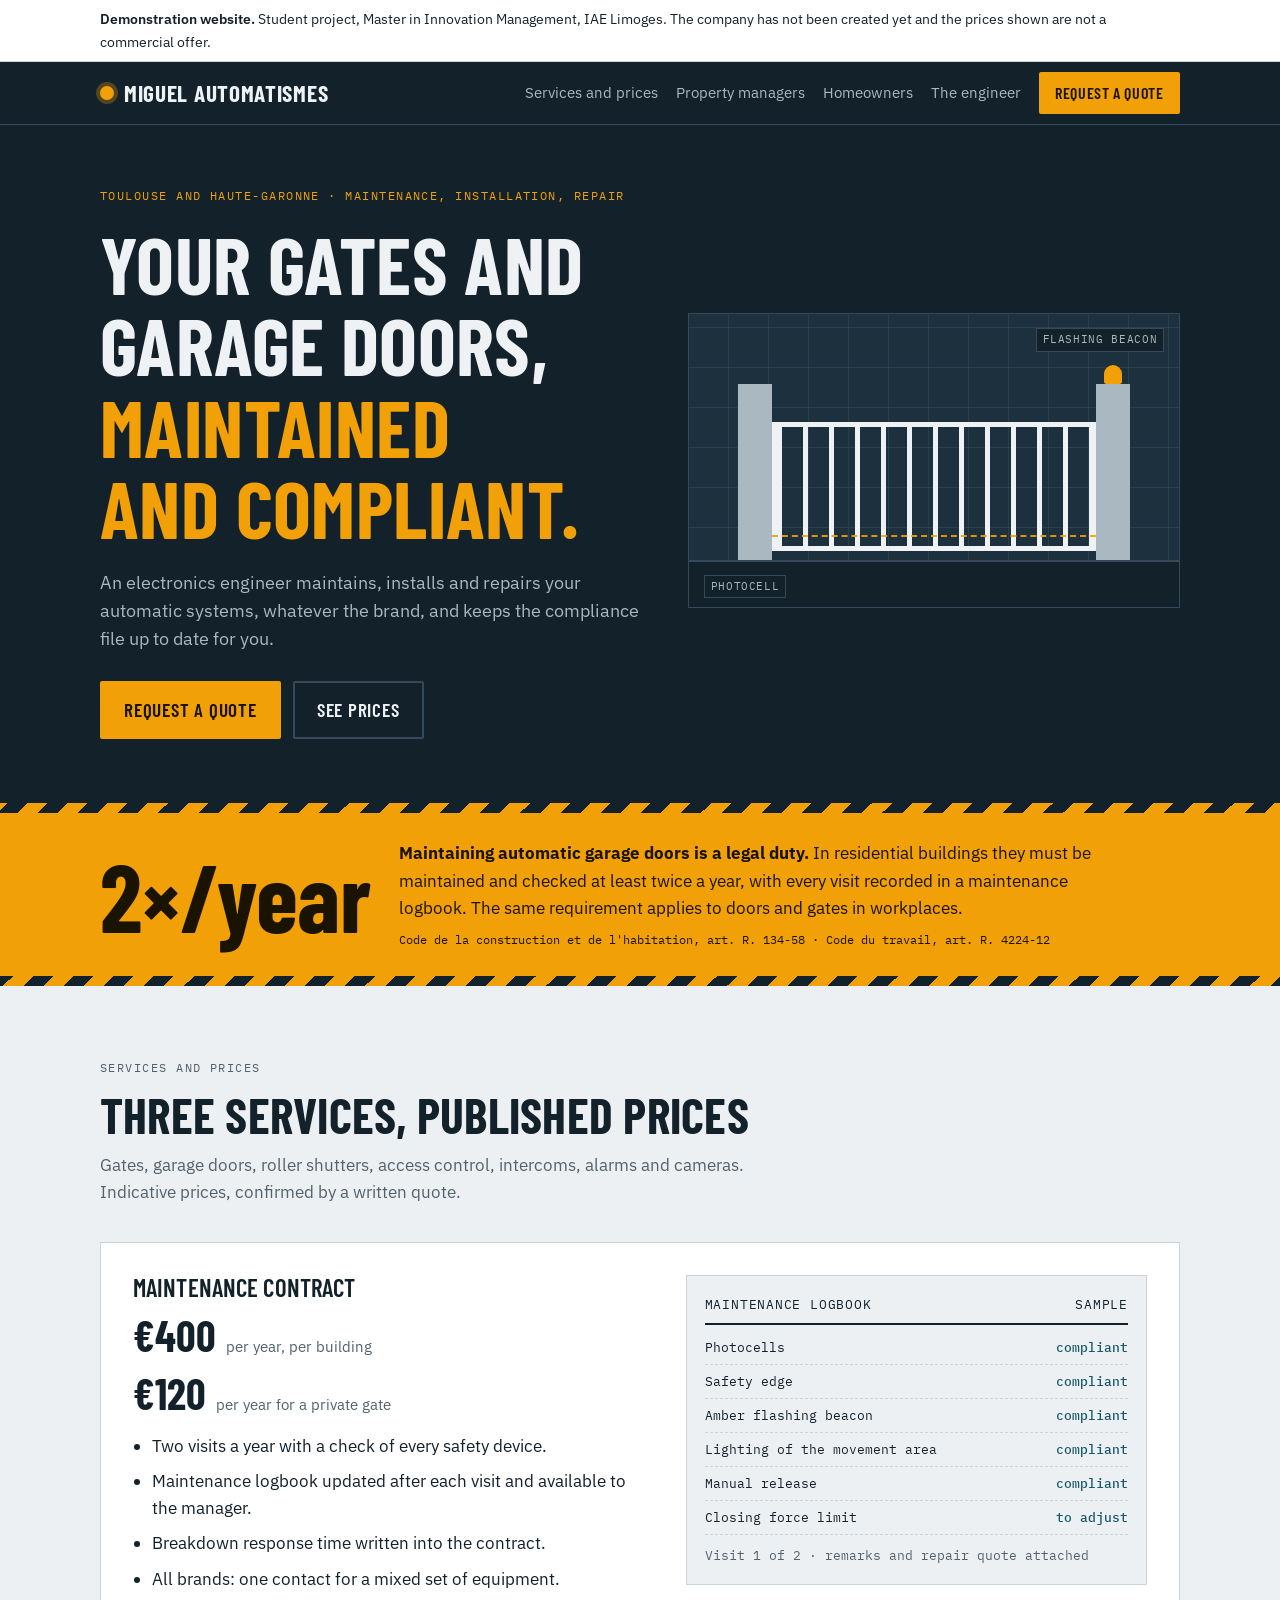
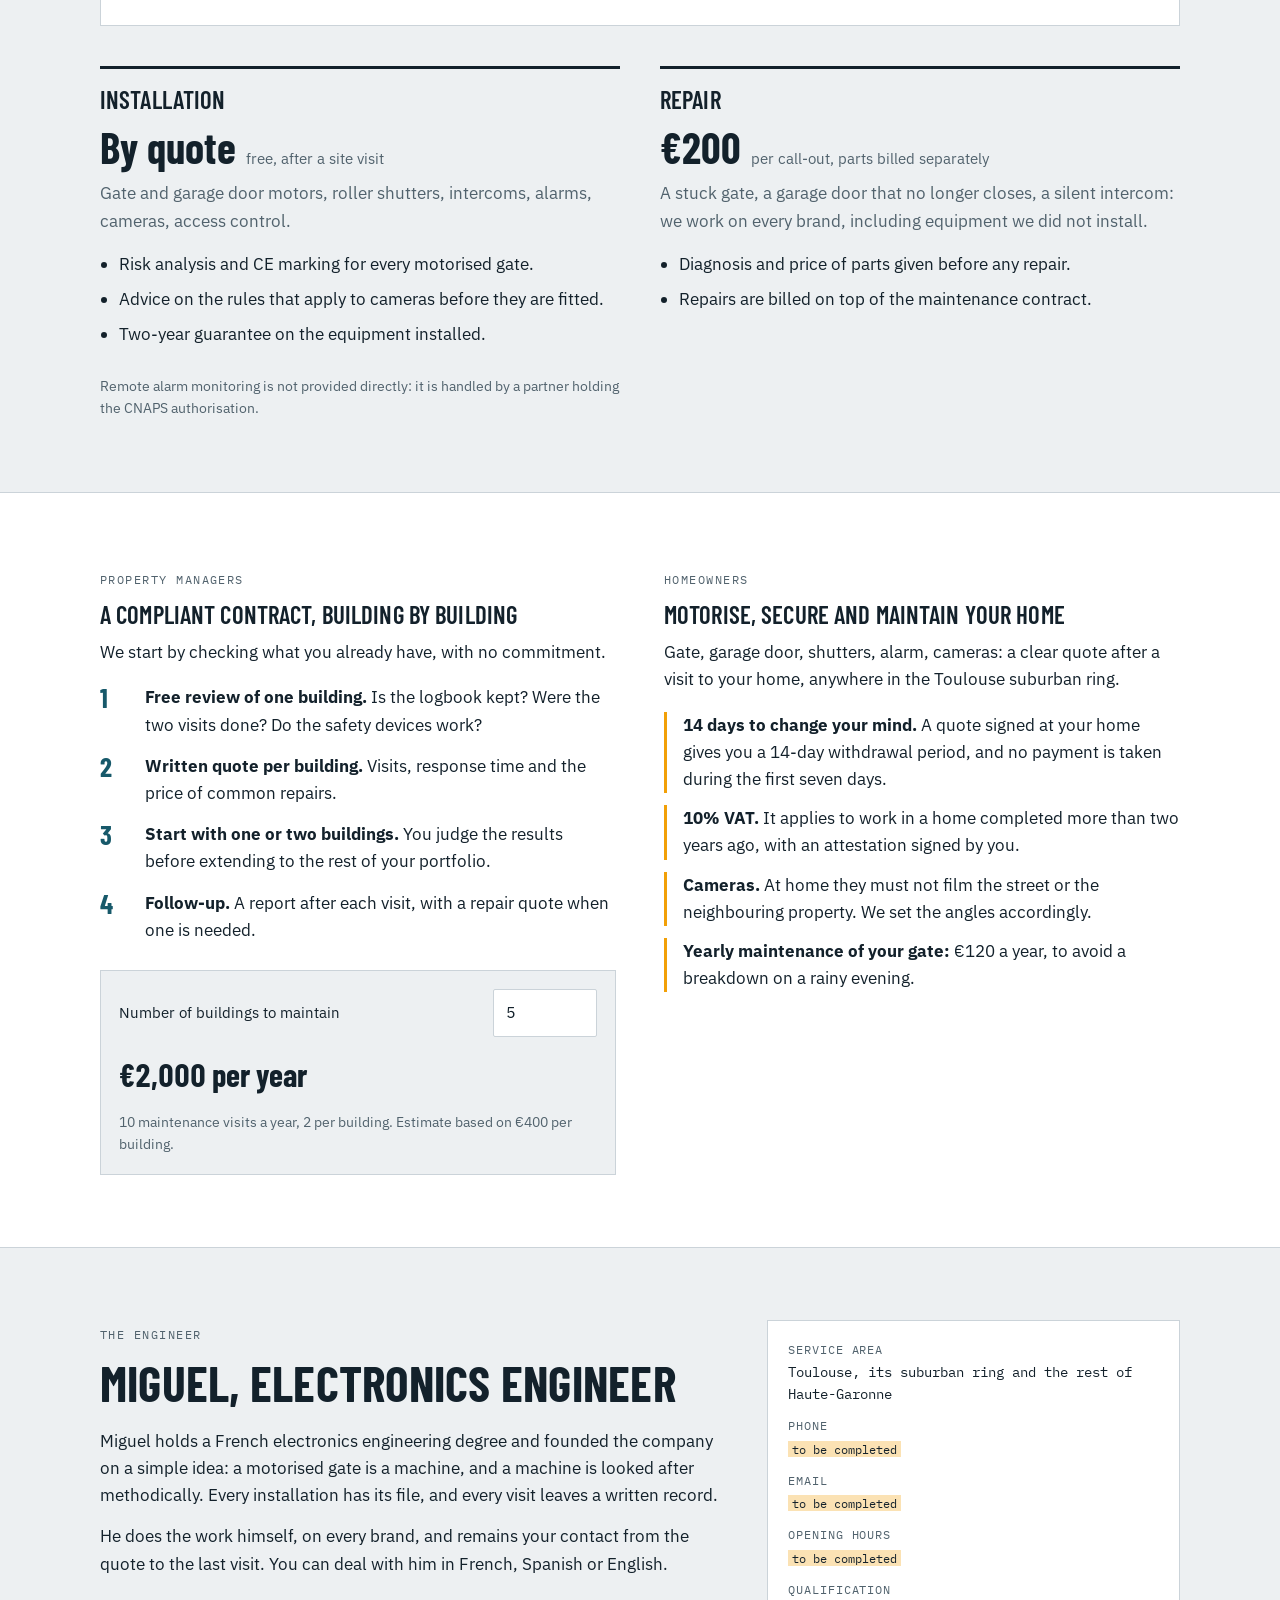
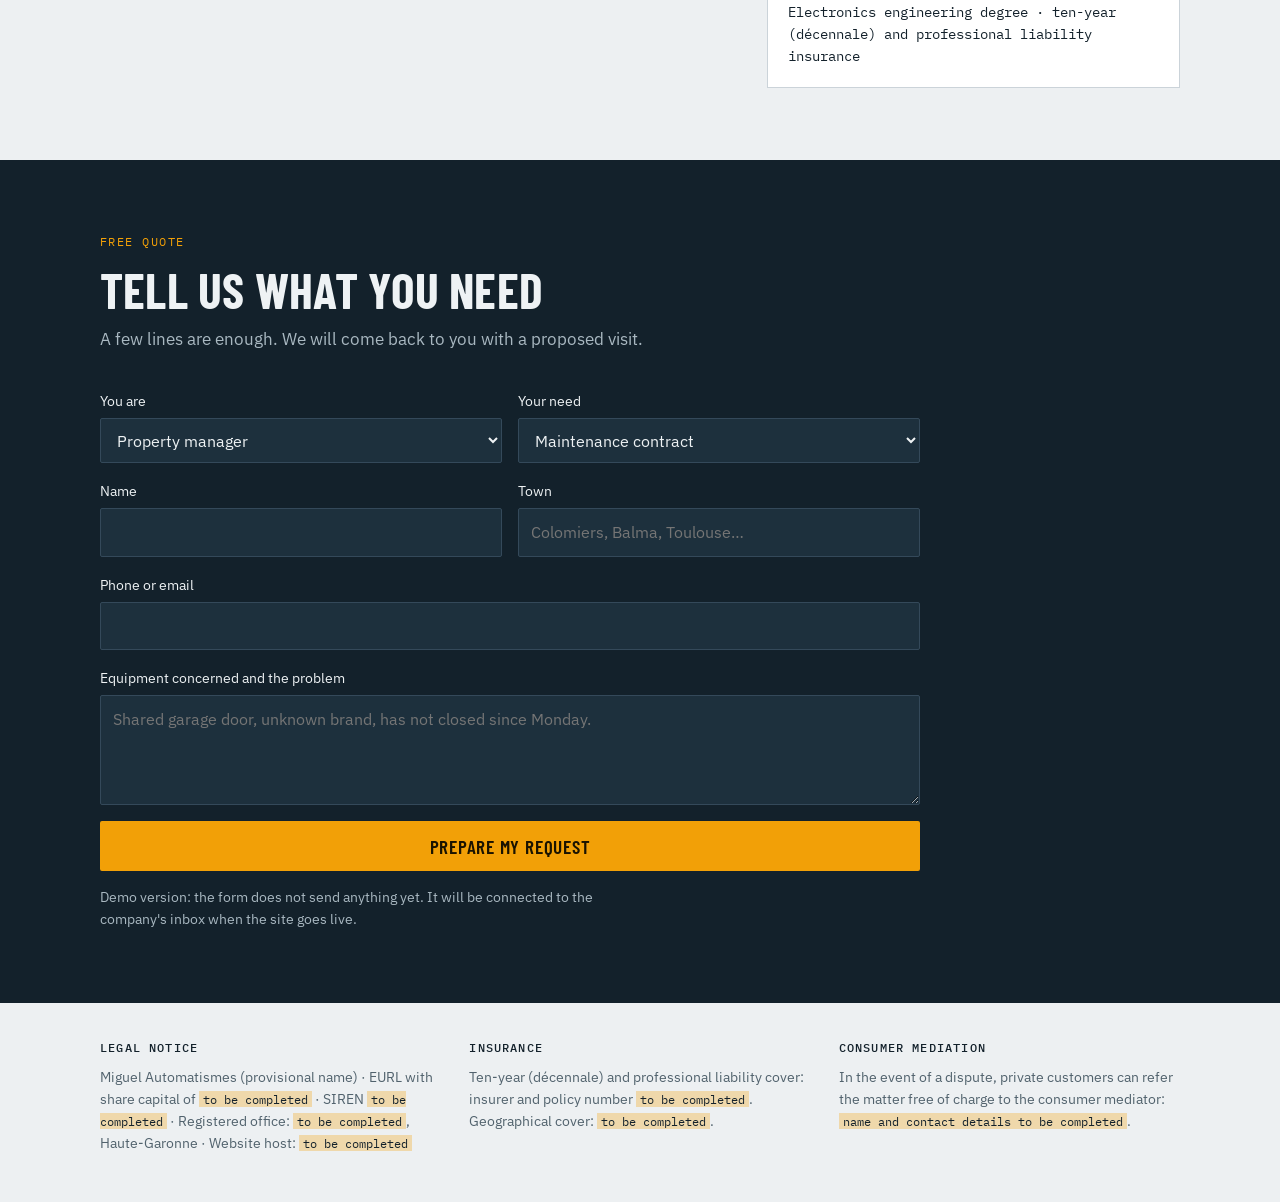
<file: index.html>
<!DOCTYPE html>
<html lang="en">
<head>
<meta charset="utf-8">
<meta name="viewport" content="width=device-width, initial-scale=1, viewport-fit=cover">
<style>body{margin:0}img{max-width:100%}[hidden]{display:none!important}</style>
<title>Miguel Automatismes</title>
<link rel="stylesheet" href="https://fonts.googleapis.com/css2?family=Barlow+Condensed:wght@500;600;700&family=IBM+Plex+Mono:wght@400;500&family=IBM+Plex+Sans:wght@400;500;600&display=swap">
<style>
/* Layout: dark steel plate opener (gate + amber beacon), then light sections in a 1120px column, the maintenance contract treated as the centrepiece with its logbook page. */
:root{
  --bg:#EDF0F2; --surface:#FFFFFF; --ink:#13212B; --muted:#51626D; --line:#CBD3D9;
  --accent:#F2A007; --on-accent:#1A1300; --link:#17596A;
  --plate:#13212B; --plate-2:#1D303D; --on-plate:#EEF2F4; --on-plate-muted:#A9B8C1; --plate-line:#34495A;
  --display:"Barlow Condensed","Arial Narrow",Arial,sans-serif;
  --body:"IBM Plex Sans",system-ui,-apple-system,"Segoe UI",sans-serif;
  --mono:"IBM Plex Mono",ui-monospace,Menlo,Consolas,monospace;
}
@media (prefers-color-scheme: dark){ :root:not([data-theme="light"]){
  --bg:#0E171D; --surface:#17242D; --ink:#E6ECEF; --muted:#97A7B1; --line:#2B3C48;
  --accent:#F5A91C; --on-accent:#1A1300; --link:#6FC0CF;
  --plate:#0A1116; --plate-2:#15222B; --on-plate:#EEF2F4; --on-plate-muted:#A9B8C1; --plate-line:#2B3C48;
  color-scheme:dark } }
:root[data-theme="dark"]{
  --bg:#0E171D; --surface:#17242D; --ink:#E6ECEF; --muted:#97A7B1; --line:#2B3C48;
  --accent:#F5A91C; --on-accent:#1A1300; --link:#6FC0CF;
  --plate:#0A1116; --plate-2:#15222B; --on-plate:#EEF2F4; --on-plate-muted:#A9B8C1; --plate-line:#2B3C48;
  color-scheme:dark }

*{box-sizing:border-box}
body{background:var(--bg);color:var(--ink);font-family:var(--body);font-size:17px;line-height:1.6}
a{color:var(--link)}
:focus-visible{outline:3px solid var(--accent);outline-offset:2px}
.wrap{max-width:1120px;margin-inline:auto;padding-inline:20px}
h1,h2,h3{font-family:var(--display);line-height:1.02;margin:0;text-wrap:balance;font-weight:700;text-transform:uppercase;letter-spacing:.005em}
h1{font-size:clamp(2.7rem,7vw,5rem)}
h2{font-size:clamp(2rem,4.4vw,3.1rem)}
h3{font-size:1.55rem;font-weight:600}
p{margin:0;max-width:65ch}
.eyebrow{font-family:var(--mono);font-size:.76rem;letter-spacing:.12em;text-transform:uppercase;color:var(--muted)}
.btn{display:inline-block;font-family:var(--display);font-weight:600;font-size:1.2rem;text-transform:uppercase;letter-spacing:.04em;text-decoration:none;padding:.6em 1.15em;border:2px solid var(--accent);background:var(--accent);color:var(--on-accent);cursor:pointer;border-radius:2px}
.btn:hover{filter:brightness(1.08)}
.btn.ghost{background:transparent;color:var(--on-plate);border-color:var(--plate-line)}
.btn.ghost:hover{border-color:var(--accent)}

.demo{background:var(--surface);color:var(--ink);border-bottom:1px solid var(--line);font-size:.88rem}
.demo .wrap{padding-block:8px}
.demo strong{font-weight:600}
/* Header */
.top{position:sticky;top:env(safe-area-inset-top,0px);z-index:5;background:var(--plate);color:var(--on-plate);border-bottom:1px solid var(--plate-line)}
.top .wrap{display:flex;align-items:center;gap:18px;flex-wrap:wrap;padding-block:10px}
.brand{display:flex;align-items:center;gap:10px;font-family:var(--display);font-weight:700;font-size:1.45rem;text-transform:uppercase;letter-spacing:.03em;color:var(--on-plate);text-decoration:none;margin-right:auto}
.lamp{width:14px;height:14px;border-radius:50%;background:var(--accent);box-shadow:0 0 0 4px color-mix(in srgb,var(--accent) 28%,transparent)}
.top nav{display:flex;gap:18px;flex-wrap:wrap}
.top nav a{color:var(--on-plate-muted);text-decoration:none;font-size:.93rem}
.top nav a:hover{color:var(--on-plate)}
.top .btn{font-size:1rem;padding:.4em .9em}

/* Opener */
.hero{background:var(--plate);color:var(--on-plate)}
.hero .wrap{display:grid;grid-template-columns:minmax(0,1.05fr) minmax(0,.95fr);gap:44px;align-items:center;padding-block:56px 64px}
.hero .eyebrow{color:var(--accent)}
.hero h1{margin-block:14px 20px}
.hero h1 em{font-style:normal;color:var(--accent)}
.hero p{color:var(--on-plate-muted);font-size:1.1rem}
.cta{display:flex;gap:12px;flex-wrap:wrap;margin-top:28px}
.scene{position:relative;aspect-ratio:5/3;max-width:100%;background:var(--plate-2);border:1px solid var(--plate-line);overflow:hidden}
.scene .sky{position:absolute;inset:0;background:repeating-linear-gradient(90deg,transparent 0 39px,color-mix(in srgb,var(--plate-line) 55%,transparent) 39px 40px),repeating-linear-gradient(0deg,transparent 0 39px,color-mix(in srgb,var(--plate-line) 55%,transparent) 39px 40px)}
.scene .ground{position:absolute;left:0;right:0;bottom:0;height:16%;background:var(--plate);border-top:2px solid var(--plate-line)}
.pillar{position:absolute;bottom:16%;width:7%;height:60%;background:var(--on-plate-muted)}
.pillar.l{left:10%}.pillar.r{right:10%}
.leaf{position:absolute;left:17%;width:66%;bottom:19%;height:44%;border:5px solid var(--on-plate);background:repeating-linear-gradient(90deg,var(--on-plate) 0 5px,transparent 5px 26px);animation:slide 9s ease-in-out infinite}
.beacon{position:absolute;right:11.6%;bottom:76%;width:3.8%;aspect-ratio:1;border-radius:50% 50% 12% 12%;background:var(--accent);animation:blink 9s steps(1) infinite}
.beam{position:absolute;left:17%;right:17%;bottom:24%;border-top:2px dashed var(--accent);opacity:.9}
.tag{position:absolute;font-family:var(--mono);font-size:.68rem;letter-spacing:.06em;text-transform:uppercase;color:var(--on-plate-muted);background:var(--plate);padding:2px 6px;border:1px solid var(--plate-line)}
.tag.t1{right:3%;top:5%}.tag.t2{left:3%;bottom:3%}
@keyframes slide{0%,12%{transform:translateX(0)}40%,62%{transform:translateX(-78%)}90%,100%{transform:translateX(0)}}
@keyframes blink{0%,12%{opacity:.35}13%,17%,21%,25%,29%,33%,37%,63%,67%,71%,75%,79%,83%,87%{opacity:1}15%,19%,23%,27%,31%,35%,65%,69%,73%,77%,81%,85%,89%{opacity:.25}40%,62%{opacity:.35}90%,100%{opacity:.35}}
@media (prefers-reduced-motion:reduce){.leaf,.beacon{animation:none}}

/* Legal duty band */
.duty{background:var(--accent);color:var(--on-accent);border-block:10px solid transparent;border-image:repeating-linear-gradient(-45deg,var(--plate) 0 14px,var(--accent) 14px 28px) 10}
.duty .wrap{display:grid;grid-template-columns:auto minmax(0,1fr);gap:28px;align-items:center;padding-block:26px}
.duty .big{font-family:var(--display);font-weight:700;font-size:clamp(3.6rem,9vw,6rem);line-height:.85}
.duty p{font-size:1.08rem;max-width:70ch}
.duty small{display:block;font-family:var(--mono);font-size:.76rem;margin-top:8px}

section{padding-block:72px}
.head{display:grid;gap:12px;margin-bottom:36px}
.head p{color:var(--muted)}

/* Services */
.main-service{display:grid;grid-template-columns:minmax(0,1fr) minmax(0,.9fr);gap:40px;align-items:start;background:var(--surface);border:1px solid var(--line);padding:32px}
.main-service ul,.side ul{margin:16px 0 0;padding-left:1.1em;display:grid;gap:8px}
.price{display:flex;align-items:baseline;gap:10px;flex-wrap:wrap;margin-top:14px}
.price b{font-family:var(--display);font-size:2.7rem;font-weight:700;line-height:1}
.price span{color:var(--muted);font-size:.95rem}
.book{font-family:var(--mono);font-size:.82rem;background:var(--bg);border:1px solid var(--line);padding:18px;min-width:0}
.book header{display:flex;justify-content:space-between;gap:10px;flex-wrap:wrap;border-bottom:2px solid var(--ink);padding-bottom:8px;margin-bottom:6px;text-transform:uppercase;letter-spacing:.06em}
.book .row{display:flex;justify-content:space-between;gap:12px;padding-block:6px;border-bottom:1px dashed var(--line)}
.book .ok{color:var(--link);font-weight:500;white-space:nowrap}
.book footer{margin-top:10px;color:var(--muted)}
.sides{display:grid;grid-template-columns:repeat(2,minmax(0,1fr));gap:40px;margin-top:40px}
.side{border-top:3px solid var(--ink);padding-top:18px}
.side p{margin-top:10px;color:var(--muted)}

/* Two audiences */
.alt{background:var(--surface);border-block:1px solid var(--line)}
.two{display:grid;grid-template-columns:repeat(2,minmax(0,1fr));gap:48px}
.two h3{margin-bottom:12px}
.steps{list-style:none;counter-reset:s;margin:18px 0 0;padding:0;display:grid;gap:14px}
.steps li{counter-increment:s;display:grid;grid-template-columns:2.2rem minmax(0,1fr);gap:10px}
.steps li::before{content:counter(s);font-family:var(--display);font-weight:700;font-size:1.7rem;line-height:1;color:var(--link)}
.facts{margin:18px 0 0;padding:0;list-style:none;display:grid;gap:12px}
.facts li{padding-left:16px;border-left:3px solid var(--accent)}
.calc{margin-top:26px;padding:18px;border:1px solid var(--line);background:var(--bg);display:grid;gap:12px}
.calc label{font-size:.92rem;display:flex;justify-content:space-between;align-items:center;gap:12px;flex-wrap:wrap}
.calc output{font-family:var(--display);font-weight:700;font-size:2rem;font-variant-numeric:tabular-nums}
.calc small,.note{color:var(--muted);font-size:.85rem}

/* Miguel + area */
.about{display:grid;grid-template-columns:minmax(0,1.2fr) minmax(0,.8fr);gap:48px;align-items:start}
.about p+p{margin-top:14px}
.zone{font-family:var(--mono);font-size:.86rem;border:1px solid var(--line);padding:20px;background:var(--surface)}
.zone dl{margin:0;display:grid;gap:12px}
.zone dt{text-transform:uppercase;letter-spacing:.08em;color:var(--muted);font-size:.72rem}
.zone dd{margin:2px 0 0}

/* Quote */
.quote{background:var(--plate);color:var(--on-plate)}
.quote .head p{color:var(--on-plate-muted)}
form{display:grid;grid-template-columns:repeat(2,minmax(0,1fr));gap:16px;max-width:820px}
.f{display:grid;gap:6px;font-size:.9rem}
.f.full{grid-column:1/-1}
input,select,textarea{font:inherit;font-size:1rem;padding:.65em .75em;background:var(--plate-2);color:var(--on-plate);border:1px solid var(--plate-line);border-radius:2px;width:100%}
.calc input{width:6.5em;background:var(--surface);color:var(--ink);border-color:var(--line)}
textarea{min-height:110px;resize:vertical}
#recap{grid-column:1/-1;border:2px solid var(--accent);padding:16px;font-family:var(--mono);font-size:.86rem;white-space:pre-wrap;overflow-wrap:anywhere}
.quote .note{color:var(--on-plate-muted);grid-column:1/-1}

footer.legal{padding-block:36px 48px;font-size:.86rem;color:var(--muted)}
footer.legal .wrap{display:grid;grid-template-columns:repeat(3,minmax(0,1fr));gap:28px}
footer.legal h4{font-family:var(--mono);font-size:.74rem;letter-spacing:.1em;text-transform:uppercase;margin:0 0 8px;color:var(--ink);font-weight:500}
.todo{background:color-mix(in srgb,var(--accent) 30%,transparent);color:var(--ink);padding:0 4px;font-family:var(--mono);font-size:.9em}

@media (max-width:820px){
  .hero .wrap,.main-service,.sides,.two,.about,form,footer.legal .wrap{grid-template-columns:minmax(0,1fr)}
  .duty .wrap{grid-template-columns:minmax(0,1fr);gap:8px}
  .top nav{display:none}
  section{padding-block:52px}
  .main-service{padding:20px}
}
</style>
</head>
<body>

<div class="demo" role="note"><div class="wrap"><strong>Demonstration website.</strong> Student project, Master in Innovation Management, IAE Limoges. The company has not been created yet and the prices shown are not a commercial offer.</div></div>

<header class="top">
  <div class="wrap">
    <a class="brand" href="#home"><span class="lamp"></span>Miguel Automatismes</a>
    <nav aria-label="Main navigation">
      <a href="#services">Services and prices</a>
      <a href="#managers">Property managers</a>
      <a href="#homeowners">Homeowners</a>
      <a href="#miguel">The engineer</a>
    </nav>
    <a class="btn" href="#quote">Request a quote</a>
  </div>
</header>

<div class="hero" id="home">
  <div class="wrap">
    <div>
      <span class="eyebrow">Toulouse and Haute-Garonne · Maintenance, installation, repair</span>
      <h1>Your gates and garage doors, <em>maintained and compliant.</em></h1>
      <p>An electronics engineer maintains, installs and repairs your automatic systems, whatever the brand, and keeps the compliance file up to date for you.</p>
      <div class="cta">
        <a class="btn" href="#quote">Request a quote</a>
        <a class="btn ghost" href="#services">See prices</a>
      </div>
    </div>
    <div class="scene" role="img" aria-label="Diagram of a motorised sliding gate with its amber flashing beacon and photocell">
      <div class="sky"></div>
      <div class="leaf"></div>
      <div class="beam"></div>
      <div class="pillar l"></div><div class="pillar r"></div>
      <div class="beacon"></div>
      <div class="ground"></div>
      <span class="tag t1">Flashing beacon</span>
      <span class="tag t2">Photocell</span>
    </div>
  </div>
</div>

<div class="duty">
  <div class="wrap">
    <div class="big">2×/year</div>
    <div>
      <p><strong>Maintaining automatic garage doors is a legal duty.</strong> In residential buildings they must be maintained and checked at least twice a year, with every visit recorded in a maintenance logbook. The same requirement applies to doors and gates in workplaces.</p>
      <small>Code de la construction et de l'habitation, art. R. 134-58 · Code du travail, art. R. 4224-12</small>
    </div>
  </div>
</div>

<section id="services">
  <div class="wrap">
    <div class="head">
      <span class="eyebrow">Services and prices</span>
      <h2>Three services, published prices</h2>
      <p>Gates, garage doors, roller shutters, access control, intercoms, alarms and cameras. Indicative prices, confirmed by a written quote.</p>
    </div>

    <div class="main-service">
      <div>
        <h3>Maintenance contract</h3>
        <div class="price"><b>€400</b><span>per year, per building</span></div>
        <div class="price"><b>€120</b><span>per year for a private gate</span></div>
        <ul>
          <li>Two visits a year with a check of every safety device.</li>
          <li>Maintenance logbook updated after each visit and available to the manager.</li>
          <li>Breakdown response time written into the contract.</li>
          <li>All brands: one contact for a mixed set of equipment.</li>
        </ul>
      </div>
      <div class="book" aria-label="Sample maintenance logbook page">
        <header><span>Maintenance logbook</span><span>Sample</span></header>
        <div class="row"><span>Photocells</span><span class="ok">compliant</span></div>
        <div class="row"><span>Safety edge</span><span class="ok">compliant</span></div>
        <div class="row"><span>Amber flashing beacon</span><span class="ok">compliant</span></div>
        <div class="row"><span>Lighting of the movement area</span><span class="ok">compliant</span></div>
        <div class="row"><span>Manual release</span><span class="ok">compliant</span></div>
        <div class="row"><span>Closing force limit</span><span class="ok">to adjust</span></div>
        <footer>Visit 1 of 2 · remarks and repair quote attached</footer>
      </div>
    </div>

    <div class="sides">
      <div class="side">
        <h3>Installation</h3>
        <div class="price"><b>By quote</b><span>free, after a site visit</span></div>
        <p>Gate and garage door motors, roller shutters, intercoms, alarms, cameras, access control.</p>
        <ul>
          <li>Risk analysis and CE marking for every motorised gate.</li>
          <li>Advice on the rules that apply to cameras before they are fitted.</li>
          <li>Two-year guarantee on the equipment installed.</li>
        </ul>
      </div>
      <div class="side">
        <h3>Repair</h3>
        <div class="price"><b>€200</b><span>per call-out, parts billed separately</span></div>
        <p>A stuck gate, a garage door that no longer closes, a silent intercom: we work on every brand, including equipment we did not install.</p>
        <ul>
          <li>Diagnosis and price of parts given before any repair.</li>
          <li>Repairs are billed on top of the maintenance contract.</li>
        </ul>
      </div>
    </div>
    <p class="note" style="margin-top:28px">Remote alarm monitoring is not provided directly: it is handled by a partner holding the CNAPS authorisation.</p>
  </div>
</section>

<section class="alt">
  <div class="wrap two">
    <div id="managers">
      <span class="eyebrow">Property managers</span>
      <h3 style="margin-top:10px">A compliant contract, building by building</h3>
      <p>We start by checking what you already have, with no commitment.</p>
      <ol class="steps">
        <li><span><strong>Free review of one building.</strong> Is the logbook kept? Were the two visits done? Do the safety devices work?</span></li>
        <li><span><strong>Written quote per building.</strong> Visits, response time and the price of common repairs.</span></li>
        <li><span><strong>Start with one or two buildings.</strong> You judge the results before extending to the rest of your portfolio.</span></li>
        <li><span><strong>Follow-up.</strong> A report after each visit, with a repair quote when one is needed.</span></li>
      </ol>
      <div class="calc">
        <label for="nb-imm">Number of buildings to maintain <input id="nb-imm" type="number" min="1" max="500" value="5" inputmode="numeric"></label>
        <div><output id="calc-out" for="nb-imm">€2,000 per year</output></div>
        <small id="calc-sub">10 maintenance visits a year, 2 per building. Estimate based on €400 per building.</small>
      </div>
    </div>
    <div id="homeowners">
      <span class="eyebrow">Homeowners</span>
      <h3 style="margin-top:10px">Motorise, secure and maintain your home</h3>
      <p>Gate, garage door, shutters, alarm, cameras: a clear quote after a visit to your home, anywhere in the Toulouse suburban ring.</p>
      <ul class="facts">
        <li><strong>14 days to change your mind.</strong> A quote signed at your home gives you a 14-day withdrawal period, and no payment is taken during the first seven days.</li>
        <li><strong>10% VAT.</strong> It applies to work in a home completed more than two years ago, with an attestation signed by you.</li>
        <li><strong>Cameras.</strong> At home they must not film the street or the neighbouring property. We set the angles accordingly.</li>
        <li><strong>Yearly maintenance of your gate:</strong> €120 a year, to avoid a breakdown on a rainy evening.</li>
      </ul>
    </div>
  </div>
</section>

<section id="miguel">
  <div class="wrap about">
    <div>
      <span class="eyebrow">The engineer</span>
      <h2 style="margin-block:10px 20px">Miguel, electronics engineer</h2>
      <p>Miguel holds a French electronics engineering degree and founded the company on a simple idea: a motorised gate is a machine, and a machine is looked after methodically. Every installation has its file, and every visit leaves a written record.</p>
      <p>He does the work himself, on every brand, and remains your contact from the quote to the last visit. You can deal with him in French, Spanish or English.</p>
    </div>
    <div class="zone">
      <dl>
        <div><dt>Service area</dt><dd>Toulouse, its suburban ring and the rest of Haute-Garonne</dd></div>
        <div><dt>Phone</dt><dd><span class="todo">to be completed</span></dd></div>
        <div><dt>Email</dt><dd><span class="todo">to be completed</span></dd></div>
        <div><dt>Opening hours</dt><dd><span class="todo">to be completed</span></dd></div>
        <div><dt>Qualification</dt><dd>Electronics engineering degree · ten-year (décennale) and professional liability insurance</dd></div>
      </dl>
    </div>
  </div>
</section>

<section class="quote" id="quote">
  <div class="wrap">
    <div class="head">
      <span class="eyebrow" style="color:var(--accent)">Free quote</span>
      <h2>Tell us what you need</h2>
      <p>A few lines are enough. We will come back to you with a proposed visit.</p>
    </div>
    <form id="form-devis" novalidate>
      <label class="f" for="profil">You are
        <select id="profil" name="profil">
          <option>Property manager</option>
          <option>Homeowner</option>
          <option>Business or shop</option>
        </select>
      </label>
      <label class="f" for="besoin">Your need
        <select id="besoin" name="besoin">
          <option>Maintenance contract</option>
          <option>Installation</option>
          <option>Repair</option>
          <option>Free review of a building</option>
        </select>
      </label>
      <label class="f" for="nom">Name <input id="nom" name="nom" autocomplete="name" required></label>
      <label class="f" for="commune">Town <input id="commune" name="commune" autocomplete="address-level2" placeholder="Colomiers, Balma, Toulouse…"></label>
      <label class="f full" for="contact">Phone or email <input id="contact" name="contact" required></label>
      <label class="f full" for="message">Equipment concerned and the problem
        <textarea id="message" name="message" placeholder="Shared garage door, unknown brand, has not closed since Monday."></textarea>
      </label>
      <div class="f full"><button class="btn" type="submit">Prepare my request</button></div>
      <div id="recap" role="status" hidden></div>
      <p class="note">Demo version: the form does not send anything yet. It will be connected to the company's inbox when the site goes live.</p>
    </form>
  </div>
</section>

<footer class="legal">
  <div class="wrap">
    <div>
      <h4>Legal notice</h4>
      Miguel Automatismes (provisional name) · EURL with share capital of <span class="todo">to be completed</span> · SIREN <span class="todo">to be completed</span> · Registered office: <span class="todo">to be completed</span>, Haute-Garonne · Website host: <span class="todo">to be completed</span>
    </div>
    <div>
      <h4>Insurance</h4>
      Ten-year (décennale) and professional liability cover: insurer and policy number <span class="todo">to be completed</span>. Geographical cover: <span class="todo">to be completed</span>.
    </div>
    <div>
      <h4>Consumer mediation</h4>
      In the event of a dispute, private customers can refer the matter free of charge to the consumer mediator: <span class="todo">name and contact details to be completed</span>.
    </div>
  </div>
</footer>

<script>
(function(){
  var n=document.getElementById('nb-imm'),out=document.getElementById('calc-out'),sub=document.getElementById('calc-sub');
  var fmt=new Intl.NumberFormat('en-GB');
  function calc(){
    var v=Math.max(1,Math.min(500,parseInt(n.value,10)||1));
    out.textContent='€'+fmt.format(v*400)+' per year';
    sub.textContent=fmt.format(v*2)+' maintenance visits a year, 2 per building. Estimate based on €400 per building.';
  }
  n.addEventListener('input',calc);calc();

  var form=document.getElementById('form-devis'),recap=document.getElementById('recap');
  form.addEventListener('submit',function(e){
    e.preventDefault();
    var g=function(id){return document.getElementById(id).value.trim()};
    if(!g('nom')||!g('contact')){
      recap.hidden=false;
      recap.textContent='Your name or a way to reach you is missing. Fill in both fields and try again.';
      document.getElementById(g('nom')?'contact':'nom').focus();
      return;
    }
    recap.hidden=false;
    recap.textContent='Request prepared (not sent in this demo)\n\n'+
      'Profile: '+g('profil')+'\nNeed: '+g('besoin')+'\nName: '+g('nom')+
      '\nTown: '+(g('commune')||'not given')+'\nContact: '+g('contact')+
      '\nDescription: '+(g('message')||'not given');
  });
})();
</script>
</body>
</html>
</file>
